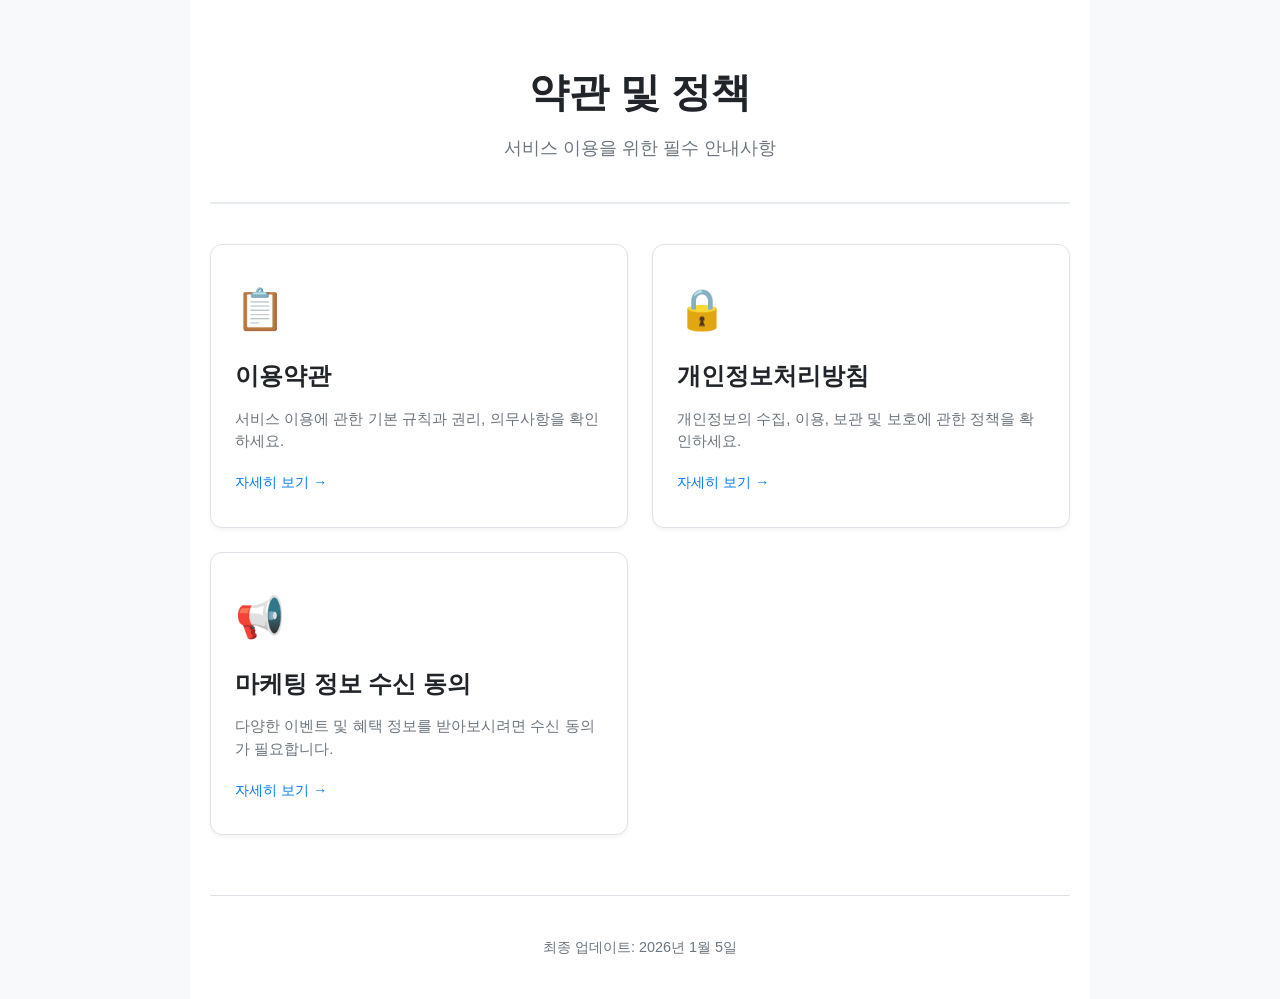
<file: index.html>
<!DOCTYPE html>
<html lang="ko">
<head>
    <meta charset="UTF-8">
    <meta name="viewport" content="width=device-width, initial-scale=1.0">
    <title>약관 및 정책</title>
    <link rel="stylesheet" href="css/style.css">
</head>
<body>
    <div class="container">
        <header>
            <h1>약관 및 정책</h1>
            <p class="subtitle">서비스 이용을 위한 필수 안내사항</p>
        </header>

        <main>
            <div class="terms-grid">
                <a href="terms-of-service.html" class="term-card">
                    <div class="term-icon">📋</div>
                    <h2>이용약관</h2>
                    <p>서비스 이용에 관한 기본 규칙과 권리, 의무사항을 확인하세요.</p>
                    <span class="read-more">자세히 보기 →</span>
                </a>

                <a href="privacy-policy.html" class="term-card">
                    <div class="term-icon">🔒</div>
                    <h2>개인정보처리방침</h2>
                    <p>개인정보의 수집, 이용, 보관 및 보호에 관한 정책을 확인하세요.</p>
                    <span class="read-more">자세히 보기 →</span>
                </a>

                <a href="marketing-consent.html" class="term-card">
                    <div class="term-icon">📢</div>
                    <h2>마케팅 정보 수신 동의</h2>
                    <p>다양한 이벤트 및 혜택 정보를 받아보시려면 수신 동의가 필요합니다.</p>
                    <span class="read-more">자세히 보기 →</span>
                </a>
            </div>
        </main>

        <footer>
            <p>최종 업데이트: <time datetime="2026-01-05">2026년 1월 5일</time></p>
        </footer>
    </div>
</body>
</html>
</file>
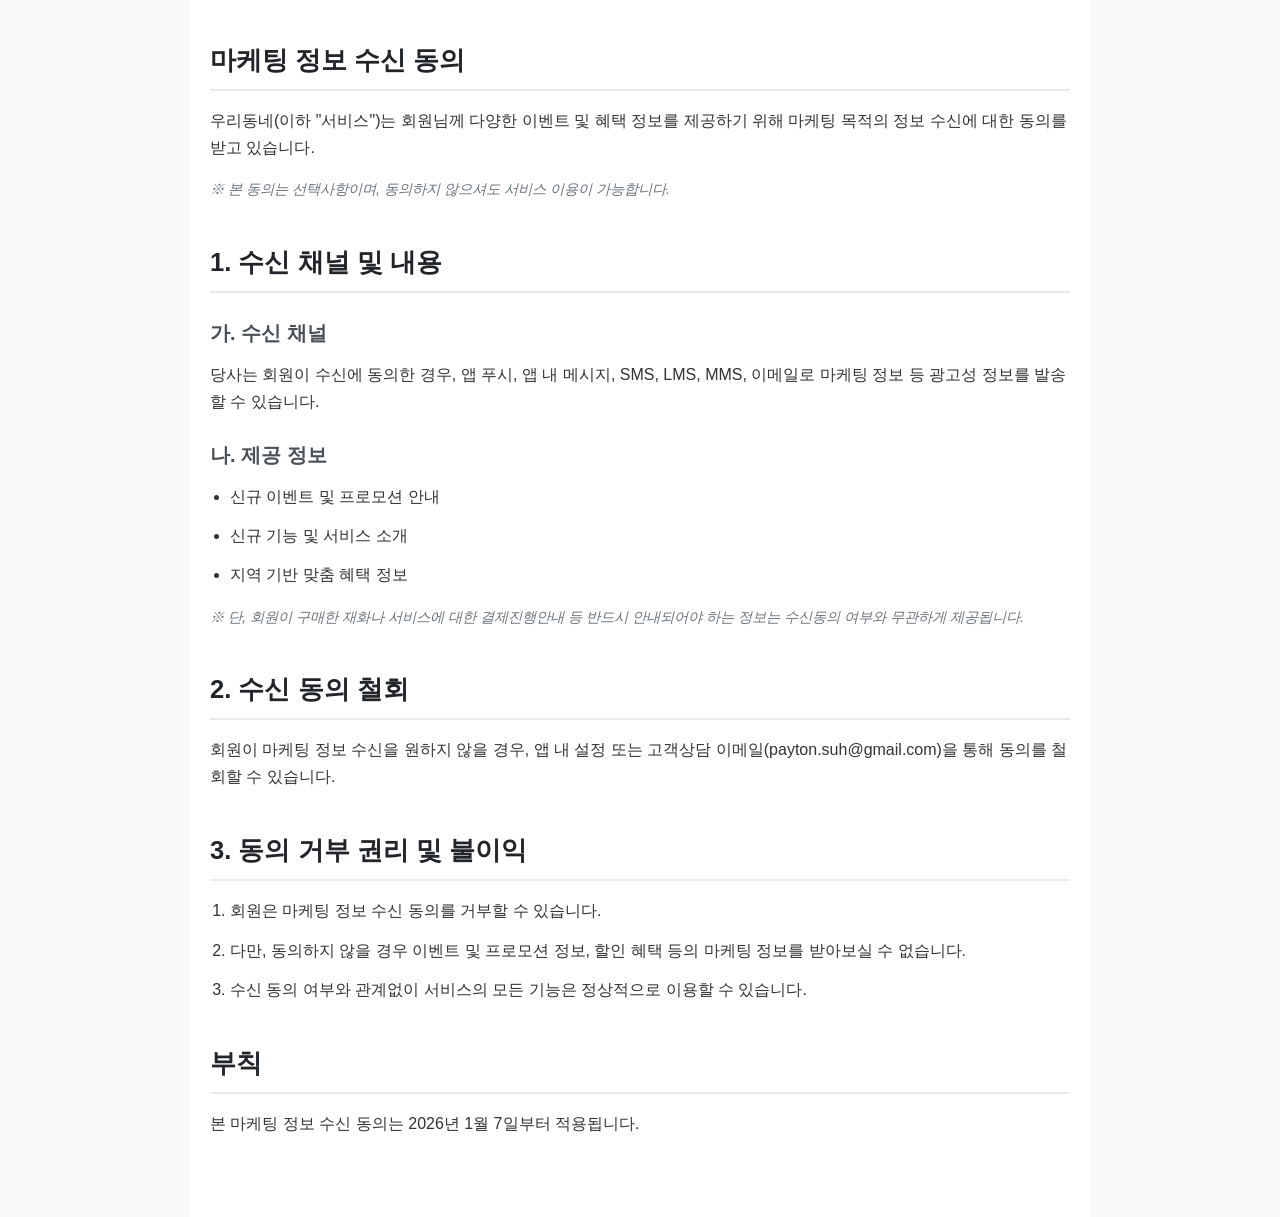
<file: marketing-consent.html>
<!DOCTYPE html>
<html lang="ko">
<head>
    <meta charset="UTF-8">
    <meta name="viewport" content="width=device-width, initial-scale=1.0">
    <title>마케팅 정보 수신 동의</title>
    <link rel="stylesheet" href="css/style.css">
</head>
<body>
    <div class="container">
        <main class="terms-content">
            <section>
                <h2>마케팅 정보 수신 동의</h2>
                <p>우리동네(이하 "서비스")는 회원님께 다양한 이벤트 및 혜택 정보를 제공하기 위해 마케팅 목적의 정보 수신에 대한 동의를 받고 있습니다.</p>
                <p class="note">※ 본 동의는 선택사항이며, 동의하지 않으셔도 서비스 이용이 가능합니다.</p>
            </section>

            <section>
                <h2>1. 수신 채널 및 내용</h2>

                <h3>가. 수신 채널</h3>
                <p>당사는 회원이 수신에 동의한 경우, 앱 푸시, 앱 내 메시지, SMS, LMS, MMS, 이메일로 마케팅 정보 등 광고성 정보를 발송할 수 있습니다.</p>

                <h3>나. 제공 정보</h3>
                <ul>
                    <li>신규 이벤트 및 프로모션 안내</li>
                    <li>신규 기능 및 서비스 소개</li>
                    <li>지역 기반 맞춤 혜택 정보</li>
                </ul>

                <p class="note">※ 단, 회원이 구매한 재화나 서비스에 대한 결제진행안내 등 반드시 안내되어야 하는 정보는 수신동의 여부와 무관하게 제공됩니다.</p>
            </section>

            <section>
                <h2>2. 수신 동의 철회</h2>
                <p>회원이 마케팅 정보 수신을 원하지 않을 경우, 앱 내 설정 또는 고객상담 이메일(payton.suh@gmail.com)을 통해 동의를 철회할 수 있습니다.</p>
            </section>

            <section>
                <h2>3. 동의 거부 권리 및 불이익</h2>
                <ol>
                    <li>회원은 마케팅 정보 수신 동의를 거부할 수 있습니다.</li>
                    <li>다만, 동의하지 않을 경우 이벤트 및 프로모션 정보, 할인 혜택 등의 마케팅 정보를 받아보실 수 없습니다.</li>
                    <li>수신 동의 여부와 관계없이 서비스의 모든 기능은 정상적으로 이용할 수 있습니다.</li>
                </ol>
            </section>

            <section>
                <h2>부칙</h2>
                <p>본 마케팅 정보 수신 동의는 2026년 1월 7일부터 적용됩니다.</p>
            </section>
        </main>
    </div>
</body>
</html>
</file>
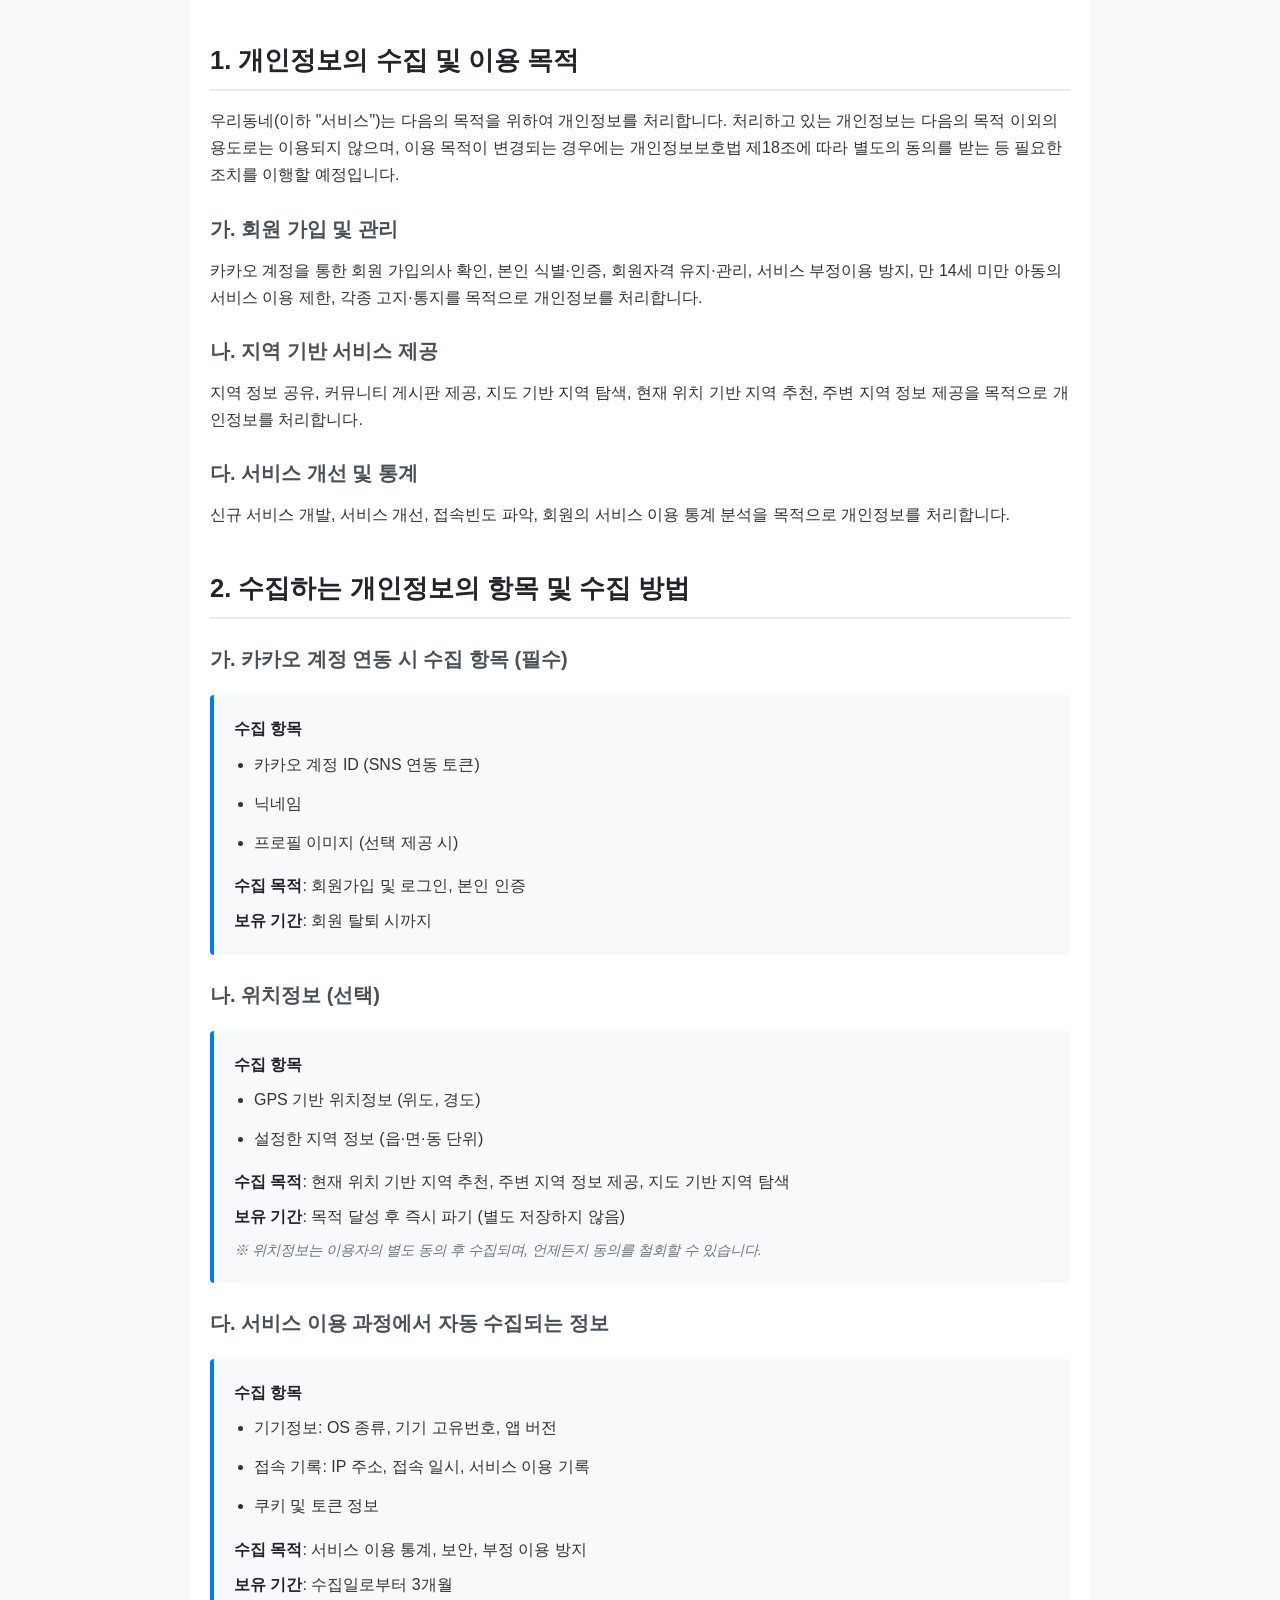
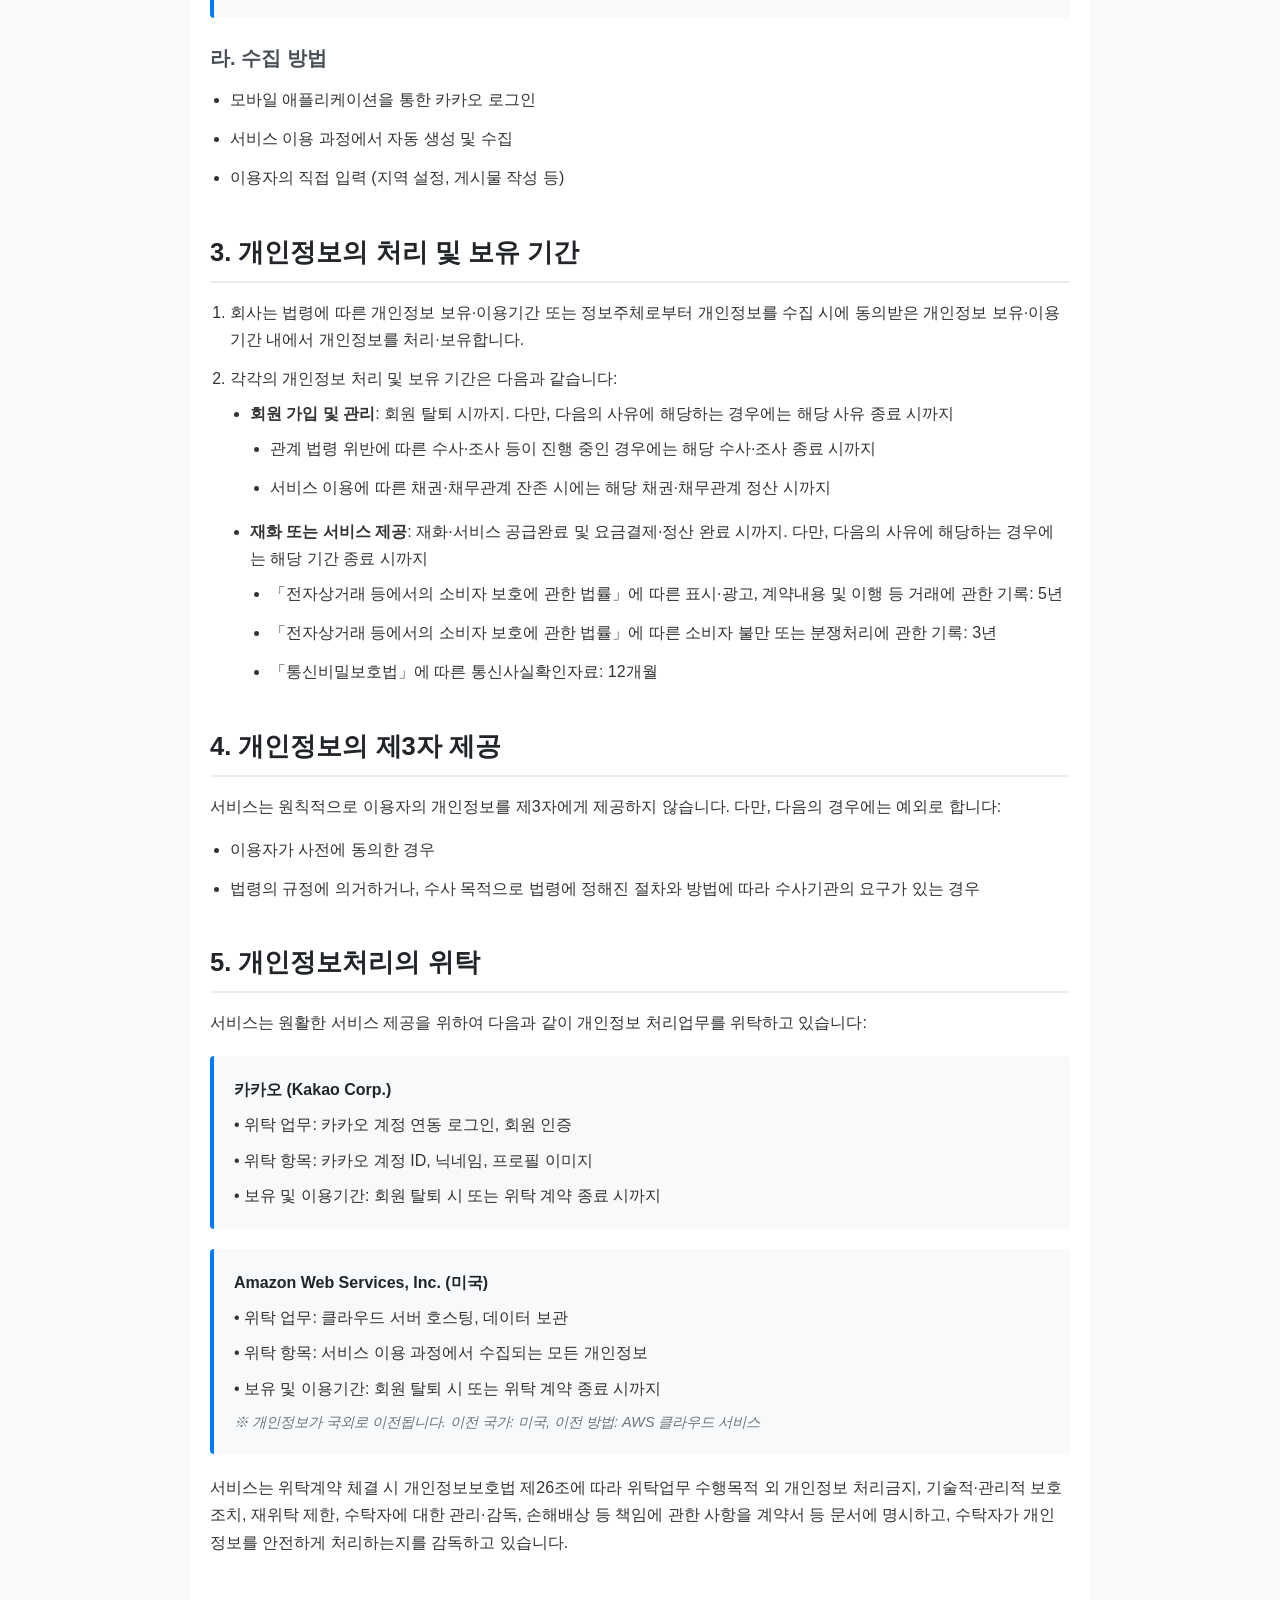
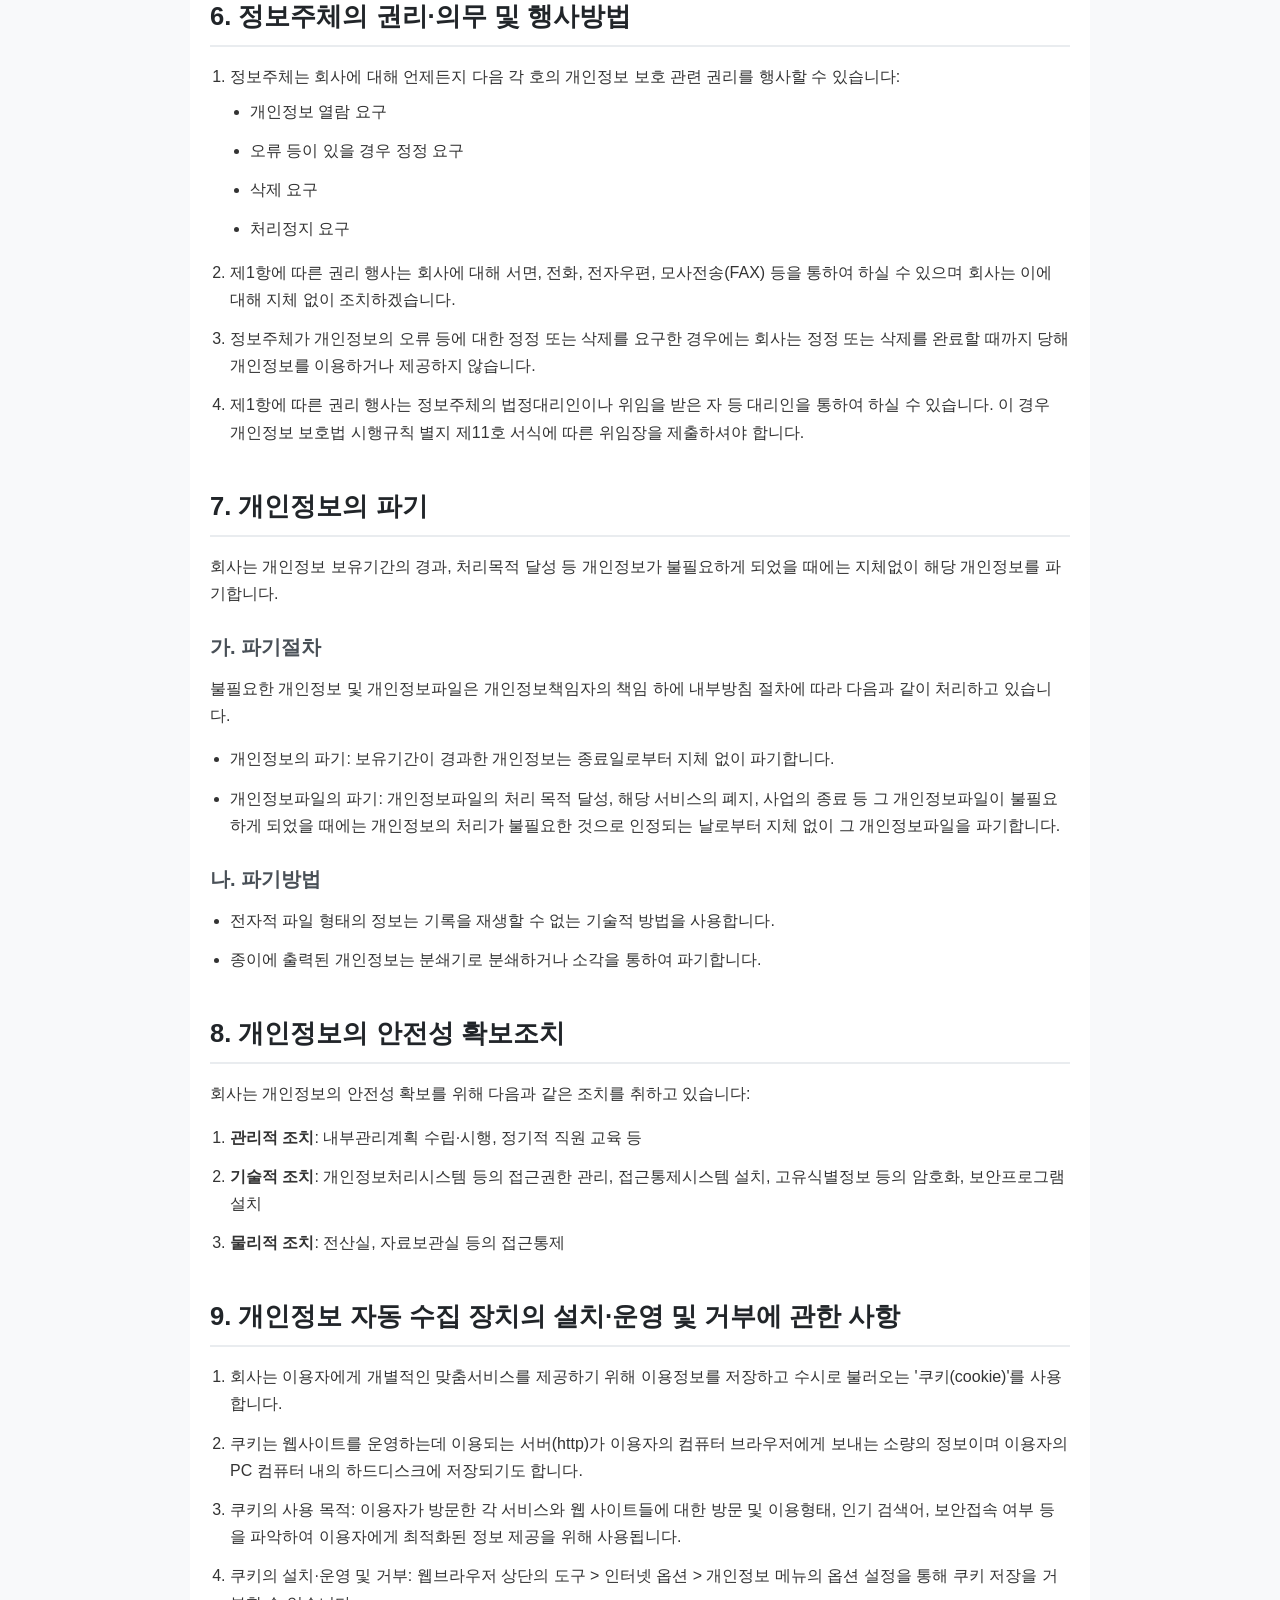
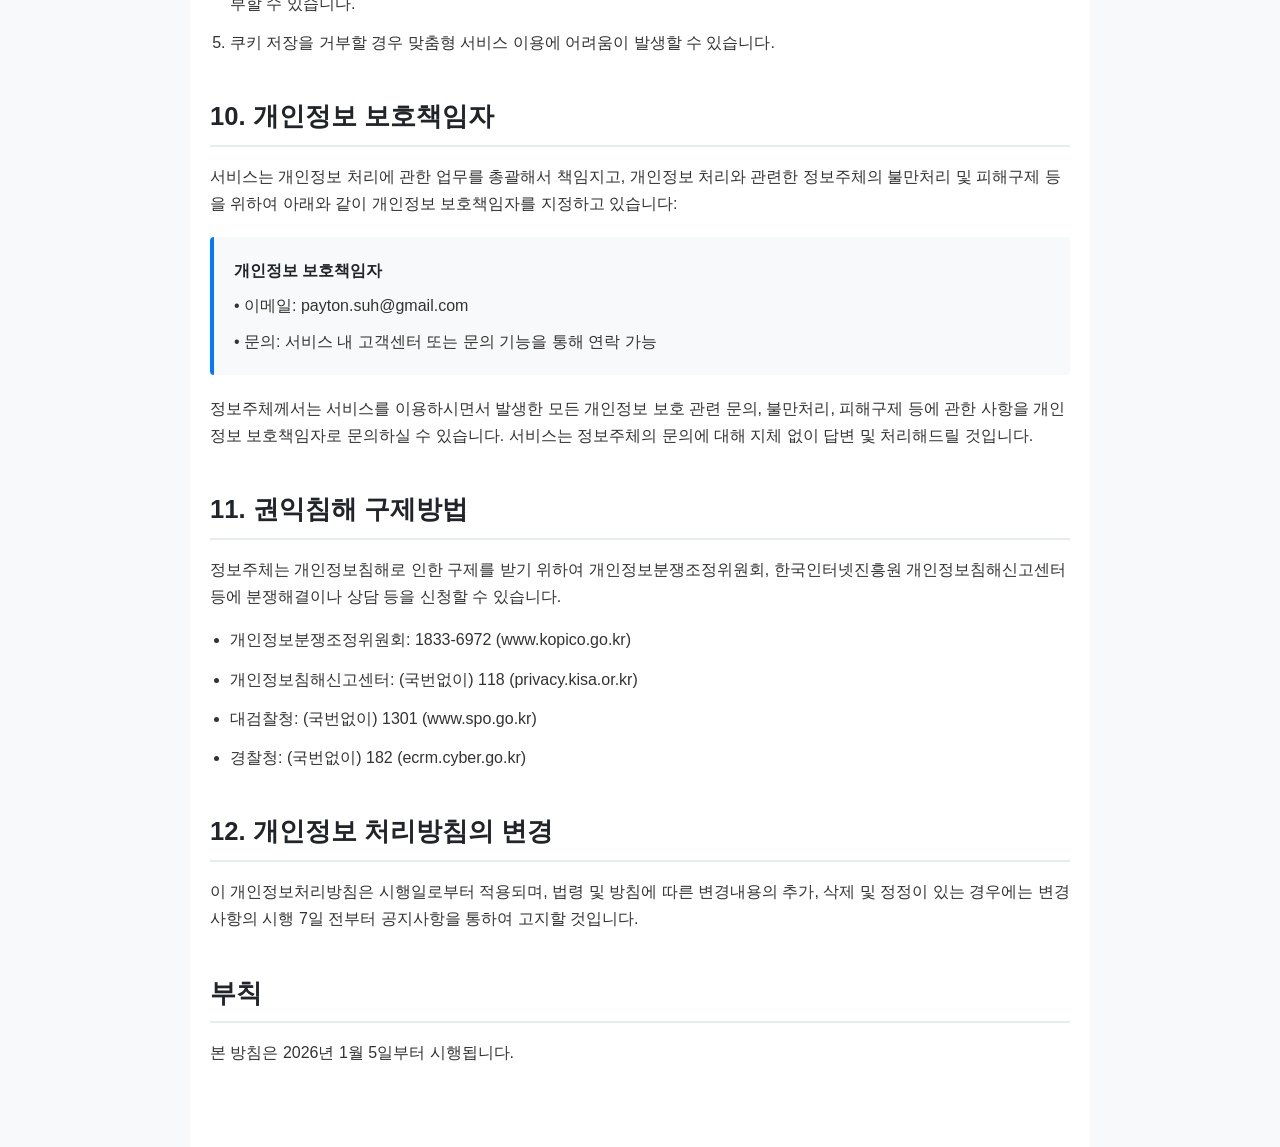
<file: privacy-policy.html>
<!DOCTYPE html>
<html lang="ko">
<head>
    <meta charset="UTF-8">
    <meta name="viewport" content="width=device-width, initial-scale=1.0">
    <title>개인정보처리방침</title>
    <link rel="stylesheet" href="css/style.css">
</head>
<body>
    <div class="container">
        <main class="terms-content">
            <section>
                <h2>1. 개인정보의 수집 및 이용 목적</h2>
                <p>우리동네(이하 "서비스")는 다음의 목적을 위하여 개인정보를 처리합니다. 처리하고 있는 개인정보는 다음의 목적 이외의 용도로는 이용되지 않으며, 이용 목적이 변경되는 경우에는 개인정보보호법 제18조에 따라 별도의 동의를 받는 등 필요한 조치를 이행할 예정입니다.</p>

                <h3>가. 회원 가입 및 관리</h3>
                <p>카카오 계정을 통한 회원 가입의사 확인, 본인 식별·인증, 회원자격 유지·관리, 서비스 부정이용 방지, 만 14세 미만 아동의 서비스 이용 제한, 각종 고지·통지를 목적으로 개인정보를 처리합니다.</p>

                <h3>나. 지역 기반 서비스 제공</h3>
                <p>지역 정보 공유, 커뮤니티 게시판 제공, 지도 기반 지역 탐색, 현재 위치 기반 지역 추천, 주변 지역 정보 제공을 목적으로 개인정보를 처리합니다.</p>

                <h3>다. 서비스 개선 및 통계</h3>
                <p>신규 서비스 개발, 서비스 개선, 접속빈도 파악, 회원의 서비스 이용 통계 분석을 목적으로 개인정보를 처리합니다.</p>
            </section>

            <section>
                <h2>2. 수집하는 개인정보의 항목 및 수집 방법</h2>

                <h3>가. 카카오 계정 연동 시 수집 항목 (필수)</h3>
                <div class="info-box">
                    <p><strong>수집 항목</strong></p>
                    <ul>
                        <li>카카오 계정 ID (SNS 연동 토큰)</li>
                        <li>닉네임</li>
                        <li>프로필 이미지 (선택 제공 시)</li>
                    </ul>
                    <p><strong>수집 목적</strong>: 회원가입 및 로그인, 본인 인증</p>
                    <p><strong>보유 기간</strong>: 회원 탈퇴 시까지</p>
                </div>

                <h3>나. 위치정보 (선택)</h3>
                <div class="info-box">
                    <p><strong>수집 항목</strong></p>
                    <ul>
                        <li>GPS 기반 위치정보 (위도, 경도)</li>
                        <li>설정한 지역 정보 (읍·면·동 단위)</li>
                    </ul>
                    <p><strong>수집 목적</strong>: 현재 위치 기반 지역 추천, 주변 지역 정보 제공, 지도 기반 지역 탐색</p>
                    <p><strong>보유 기간</strong>: 목적 달성 후 즉시 파기 (별도 저장하지 않음)</p>
                    <p class="note">※ 위치정보는 이용자의 별도 동의 후 수집되며, 언제든지 동의를 철회할 수 있습니다.</p>
                </div>

                <h3>다. 서비스 이용 과정에서 자동 수집되는 정보</h3>
                <div class="info-box">
                    <p><strong>수집 항목</strong></p>
                    <ul>
                        <li>기기정보: OS 종류, 기기 고유번호, 앱 버전</li>
                        <li>접속 기록: IP 주소, 접속 일시, 서비스 이용 기록</li>
                        <li>쿠키 및 토큰 정보</li>
                    </ul>
                    <p><strong>수집 목적</strong>: 서비스 이용 통계, 보안, 부정 이용 방지</p>
                    <p><strong>보유 기간</strong>: 수집일로부터 3개월</p>
                </div>

                <h3>라. 수집 방법</h3>
                <ul>
                    <li>모바일 애플리케이션을 통한 카카오 로그인</li>
                    <li>서비스 이용 과정에서 자동 생성 및 수집</li>
                    <li>이용자의 직접 입력 (지역 설정, 게시물 작성 등)</li>
                </ul>
            </section>

            <section>
                <h2>3. 개인정보의 처리 및 보유 기간</h2>
                <ol>
                    <li>회사는 법령에 따른 개인정보 보유·이용기간 또는 정보주체로부터 개인정보를 수집 시에 동의받은 개인정보 보유·이용기간 내에서 개인정보를 처리·보유합니다.</li>
                    <li>각각의 개인정보 처리 및 보유 기간은 다음과 같습니다:
                        <ul>
                            <li><strong>회원 가입 및 관리</strong>: 회원 탈퇴 시까지. 다만, 다음의 사유에 해당하는 경우에는 해당 사유 종료 시까지
                                <ul>
                                    <li>관계 법령 위반에 따른 수사·조사 등이 진행 중인 경우에는 해당 수사·조사 종료 시까지</li>
                                    <li>서비스 이용에 따른 채권·채무관계 잔존 시에는 해당 채권·채무관계 정산 시까지</li>
                                </ul>
                            </li>
                            <li><strong>재화 또는 서비스 제공</strong>: 재화·서비스 공급완료 및 요금결제·정산 완료 시까지. 다만, 다음의 사유에 해당하는 경우에는 해당 기간 종료 시까지
                                <ul>
                                    <li>「전자상거래 등에서의 소비자 보호에 관한 법률」에 따른 표시·광고, 계약내용 및 이행 등 거래에 관한 기록: 5년</li>
                                    <li>「전자상거래 등에서의 소비자 보호에 관한 법률」에 따른 소비자 불만 또는 분쟁처리에 관한 기록: 3년</li>
                                    <li>「통신비밀보호법」에 따른 통신사실확인자료: 12개월</li>
                                </ul>
                            </li>
                        </ul>
                    </li>
                </ol>
            </section>

            <section>
                <h2>4. 개인정보의 제3자 제공</h2>
                <p>서비스는 원칙적으로 이용자의 개인정보를 제3자에게 제공하지 않습니다. 다만, 다음의 경우에는 예외로 합니다:</p>
                <ul>
                    <li>이용자가 사전에 동의한 경우</li>
                    <li>법령의 규정에 의거하거나, 수사 목적으로 법령에 정해진 절차와 방법에 따라 수사기관의 요구가 있는 경우</li>
                </ul>
            </section>

            <section>
                <h2>5. 개인정보처리의 위탁</h2>
                <p>서비스는 원활한 서비스 제공을 위하여 다음과 같이 개인정보 처리업무를 위탁하고 있습니다:</p>

                <div class="info-box">
                    <p><strong>카카오 (Kakao Corp.)</strong></p>
                    <p>• 위탁 업무: 카카오 계정 연동 로그인, 회원 인증</p>
                    <p>• 위탁 항목: 카카오 계정 ID, 닉네임, 프로필 이미지</p>
                    <p>• 보유 및 이용기간: 회원 탈퇴 시 또는 위탁 계약 종료 시까지</p>
                </div>

                <div class="info-box">
                    <p><strong>Amazon Web Services, Inc. (미국)</strong></p>
                    <p>• 위탁 업무: 클라우드 서버 호스팅, 데이터 보관</p>
                    <p>• 위탁 항목: 서비스 이용 과정에서 수집되는 모든 개인정보</p>
                    <p>• 보유 및 이용기간: 회원 탈퇴 시 또는 위탁 계약 종료 시까지</p>
                    <p class="note">※ 개인정보가 국외로 이전됩니다. 이전 국가: 미국, 이전 방법: AWS 클라우드 서비스</p>
                </div>

                <p>서비스는 위탁계약 체결 시 개인정보보호법 제26조에 따라 위탁업무 수행목적 외 개인정보 처리금지, 기술적·관리적 보호조치, 재위탁 제한, 수탁자에 대한 관리·감독, 손해배상 등 책임에 관한 사항을 계약서 등 문서에 명시하고, 수탁자가 개인정보를 안전하게 처리하는지를 감독하고 있습니다.</p>
            </section>

            <section>
                <h2>6. 정보주체의 권리·의무 및 행사방법</h2>
                <ol>
                    <li>정보주체는 회사에 대해 언제든지 다음 각 호의 개인정보 보호 관련 권리를 행사할 수 있습니다:
                        <ul>
                            <li>개인정보 열람 요구</li>
                            <li>오류 등이 있을 경우 정정 요구</li>
                            <li>삭제 요구</li>
                            <li>처리정지 요구</li>
                        </ul>
                    </li>
                    <li>제1항에 따른 권리 행사는 회사에 대해 서면, 전화, 전자우편, 모사전송(FAX) 등을 통하여 하실 수 있으며 회사는 이에 대해 지체 없이 조치하겠습니다.</li>
                    <li>정보주체가 개인정보의 오류 등에 대한 정정 또는 삭제를 요구한 경우에는 회사는 정정 또는 삭제를 완료할 때까지 당해 개인정보를 이용하거나 제공하지 않습니다.</li>
                    <li>제1항에 따른 권리 행사는 정보주체의 법정대리인이나 위임을 받은 자 등 대리인을 통하여 하실 수 있습니다. 이 경우 개인정보 보호법 시행규칙 별지 제11호 서식에 따른 위임장을 제출하셔야 합니다.</li>
                </ol>
            </section>

            <section>
                <h2>7. 개인정보의 파기</h2>
                <p>회사는 개인정보 보유기간의 경과, 처리목적 달성 등 개인정보가 불필요하게 되었을 때에는 지체없이 해당 개인정보를 파기합니다.</p>

                <h3>가. 파기절차</h3>
                <p>불필요한 개인정보 및 개인정보파일은 개인정보책임자의 책임 하에 내부방침 절차에 따라 다음과 같이 처리하고 있습니다.</p>
                <ul>
                    <li>개인정보의 파기: 보유기간이 경과한 개인정보는 종료일로부터 지체 없이 파기합니다.</li>
                    <li>개인정보파일의 파기: 개인정보파일의 처리 목적 달성, 해당 서비스의 폐지, 사업의 종료 등 그 개인정보파일이 불필요하게 되었을 때에는 개인정보의 처리가 불필요한 것으로 인정되는 날로부터 지체 없이 그 개인정보파일을 파기합니다.</li>
                </ul>

                <h3>나. 파기방법</h3>
                <ul>
                    <li>전자적 파일 형태의 정보는 기록을 재생할 수 없는 기술적 방법을 사용합니다.</li>
                    <li>종이에 출력된 개인정보는 분쇄기로 분쇄하거나 소각을 통하여 파기합니다.</li>
                </ul>
            </section>

            <section>
                <h2>8. 개인정보의 안전성 확보조치</h2>
                <p>회사는 개인정보의 안전성 확보를 위해 다음과 같은 조치를 취하고 있습니다:</p>
                <ol>
                    <li><strong>관리적 조치</strong>: 내부관리계획 수립·시행, 정기적 직원 교육 등</li>
                    <li><strong>기술적 조치</strong>: 개인정보처리시스템 등의 접근권한 관리, 접근통제시스템 설치, 고유식별정보 등의 암호화, 보안프로그램 설치</li>
                    <li><strong>물리적 조치</strong>: 전산실, 자료보관실 등의 접근통제</li>
                </ol>
            </section>

            <section>
                <h2>9. 개인정보 자동 수집 장치의 설치·운영 및 거부에 관한 사항</h2>
                <ol>
                    <li>회사는 이용자에게 개별적인 맞춤서비스를 제공하기 위해 이용정보를 저장하고 수시로 불러오는 '쿠키(cookie)'를 사용합니다.</li>
                    <li>쿠키는 웹사이트를 운영하는데 이용되는 서버(http)가 이용자의 컴퓨터 브라우저에게 보내는 소량의 정보이며 이용자의 PC 컴퓨터 내의 하드디스크에 저장되기도 합니다.</li>
                    <li>쿠키의 사용 목적: 이용자가 방문한 각 서비스와 웹 사이트들에 대한 방문 및 이용형태, 인기 검색어, 보안접속 여부 등을 파악하여 이용자에게 최적화된 정보 제공을 위해 사용됩니다.</li>
                    <li>쿠키의 설치·운영 및 거부: 웹브라우저 상단의 도구 &gt; 인터넷 옵션 &gt; 개인정보 메뉴의 옵션 설정을 통해 쿠키 저장을 거부할 수 있습니다.</li>
                    <li>쿠키 저장을 거부할 경우 맞춤형 서비스 이용에 어려움이 발생할 수 있습니다.</li>
                </ol>
            </section>

            <section>
                <h2>10. 개인정보 보호책임자</h2>
                <p>서비스는 개인정보 처리에 관한 업무를 총괄해서 책임지고, 개인정보 처리와 관련한 정보주체의 불만처리 및 피해구제 등을 위하여 아래와 같이 개인정보 보호책임자를 지정하고 있습니다:</p>

                <div class="info-box">
                    <p><strong>개인정보 보호책임자</strong></p>
                    <p>• 이메일: payton.suh@gmail.com</p>
                    <p>• 문의: 서비스 내 고객센터 또는 문의 기능을 통해 연락 가능</p>
                </div>

                <p>정보주체께서는 서비스를 이용하시면서 발생한 모든 개인정보 보호 관련 문의, 불만처리, 피해구제 등에 관한 사항을 개인정보 보호책임자로 문의하실 수 있습니다. 서비스는 정보주체의 문의에 대해 지체 없이 답변 및 처리해드릴 것입니다.</p>
            </section>

            <section>
                <h2>11. 권익침해 구제방법</h2>
                <p>정보주체는 개인정보침해로 인한 구제를 받기 위하여 개인정보분쟁조정위원회, 한국인터넷진흥원 개인정보침해신고센터 등에 분쟁해결이나 상담 등을 신청할 수 있습니다.</p>

                <ul>
                    <li>개인정보분쟁조정위원회: 1833-6972 (www.kopico.go.kr)</li>
                    <li>개인정보침해신고센터: (국번없이) 118 (privacy.kisa.or.kr)</li>
                    <li>대검찰청: (국번없이) 1301 (www.spo.go.kr)</li>
                    <li>경찰청: (국번없이) 182 (ecrm.cyber.go.kr)</li>
                </ul>
            </section>

            <section>
                <h2>12. 개인정보 처리방침의 변경</h2>
                <p>이 개인정보처리방침은 시행일로부터 적용되며, 법령 및 방침에 따른 변경내용의 추가, 삭제 및 정정이 있는 경우에는 변경사항의 시행 7일 전부터 공지사항을 통하여 고지할 것입니다.</p>
            </section>

            <section>
                <h2>부칙</h2>
                <p>본 방침은 2026년 1월 5일부터 시행됩니다.</p>
            </section>
        </main>
    </div>
</body>
</html>
</file>
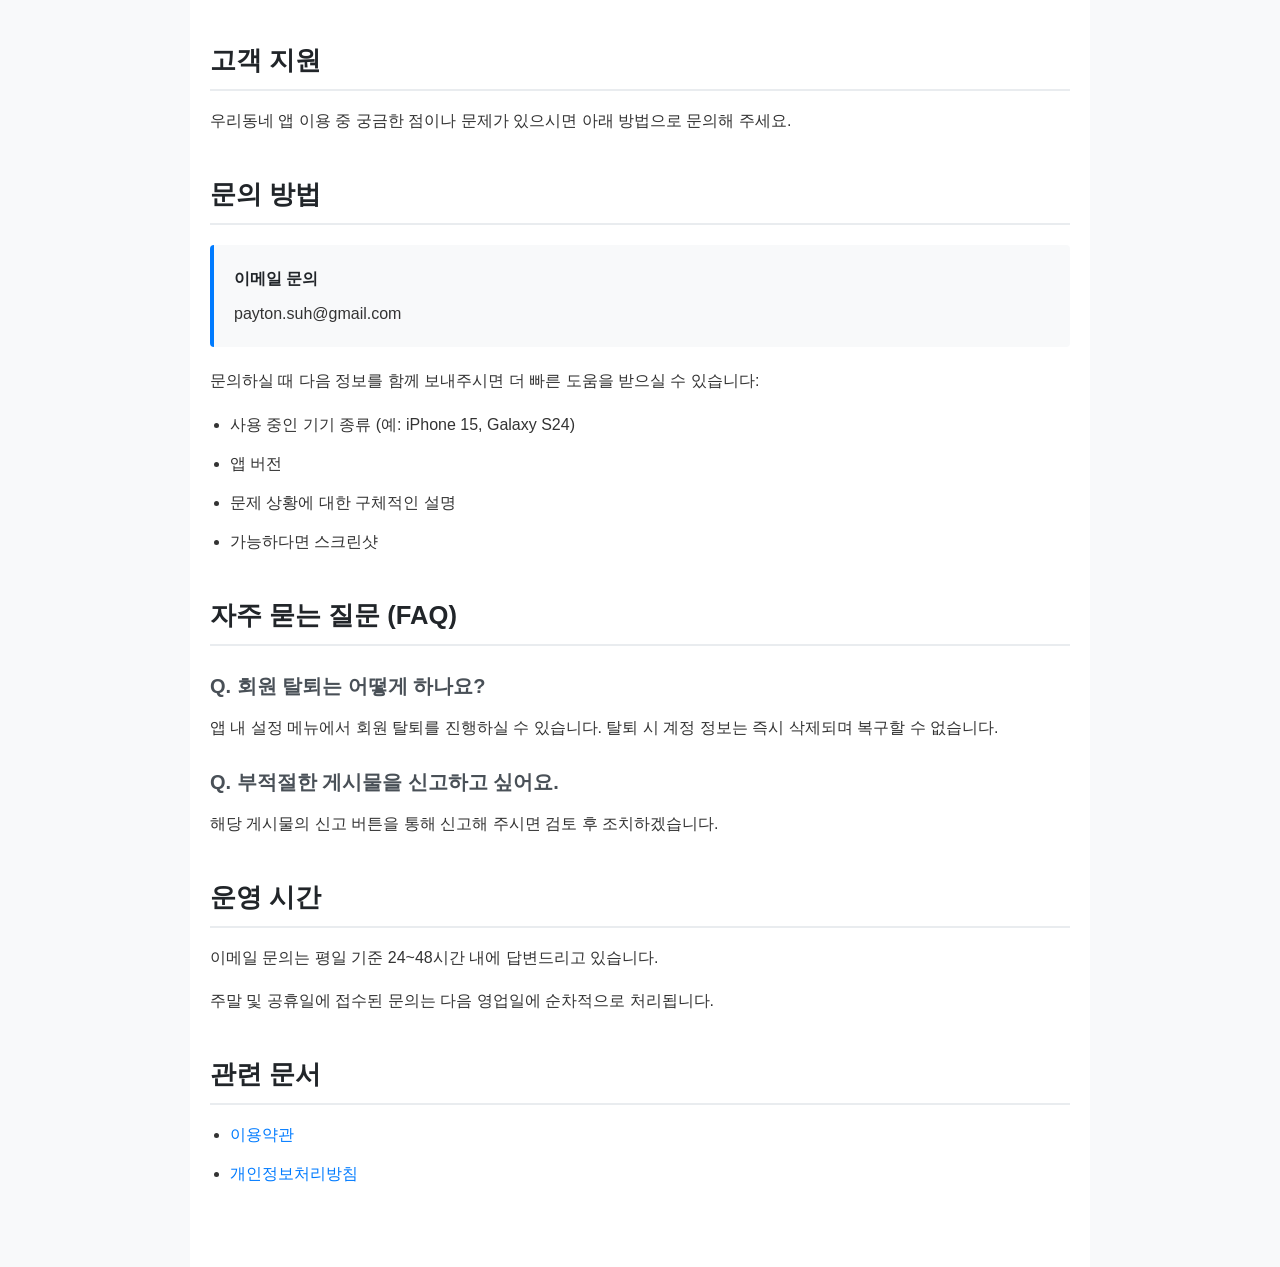
<file: support.html>
<!DOCTYPE html>
<html lang="ko">
<head>
    <meta charset="UTF-8">
    <meta name="viewport" content="width=device-width, initial-scale=1.0">
    <title>고객 지원 - 우리동네</title>
    <link rel="stylesheet" href="css/style.css">
</head>
<body>
    <div class="container">
        <main class="terms-content">
            <section>
                <h2>고객 지원</h2>
                <p>우리동네 앱 이용 중 궁금한 점이나 문제가 있으시면 아래 방법으로 문의해 주세요.</p>
            </section>

            <section>
                <h2>문의 방법</h2>
                <div class="info-box">
                    <p><strong>이메일 문의</strong></p>
                    <p>payton.suh@gmail.com</p>
                </div>
                <p>문의하실 때 다음 정보를 함께 보내주시면 더 빠른 도움을 받으실 수 있습니다:</p>
                <ul>
                    <li>사용 중인 기기 종류 (예: iPhone 15, Galaxy S24)</li>
                    <li>앱 버전</li>
                    <li>문제 상황에 대한 구체적인 설명</li>
                    <li>가능하다면 스크린샷</li>
                </ul>
            </section>

            <section>
                <h2>자주 묻는 질문 (FAQ)</h2>

                <h3>Q. 회원 탈퇴는 어떻게 하나요?</h3>
                <p>앱 내 설정 메뉴에서 회원 탈퇴를 진행하실 수 있습니다. 탈퇴 시 계정 정보는 즉시 삭제되며 복구할 수 없습니다.</p>

                <h3>Q. 부적절한 게시물을 신고하고 싶어요.</h3>
                <p>해당 게시물의 신고 버튼을 통해 신고해 주시면 검토 후 조치하겠습니다.</p>
            </section>

            <section>
                <h2>운영 시간</h2>
                <p>이메일 문의는 평일 기준 24~48시간 내에 답변드리고 있습니다.</p>
                <p>주말 및 공휴일에 접수된 문의는 다음 영업일에 순차적으로 처리됩니다.</p>
            </section>

            <section>
                <h2>관련 문서</h2>
                <ul>
                    <li><a href="terms-of-service.html">이용약관</a></li>
                    <li><a href="privacy-policy.html">개인정보처리방침</a></li>
                </ul>
            </section>
        </main>
    </div>
</body>
</html>
</file>
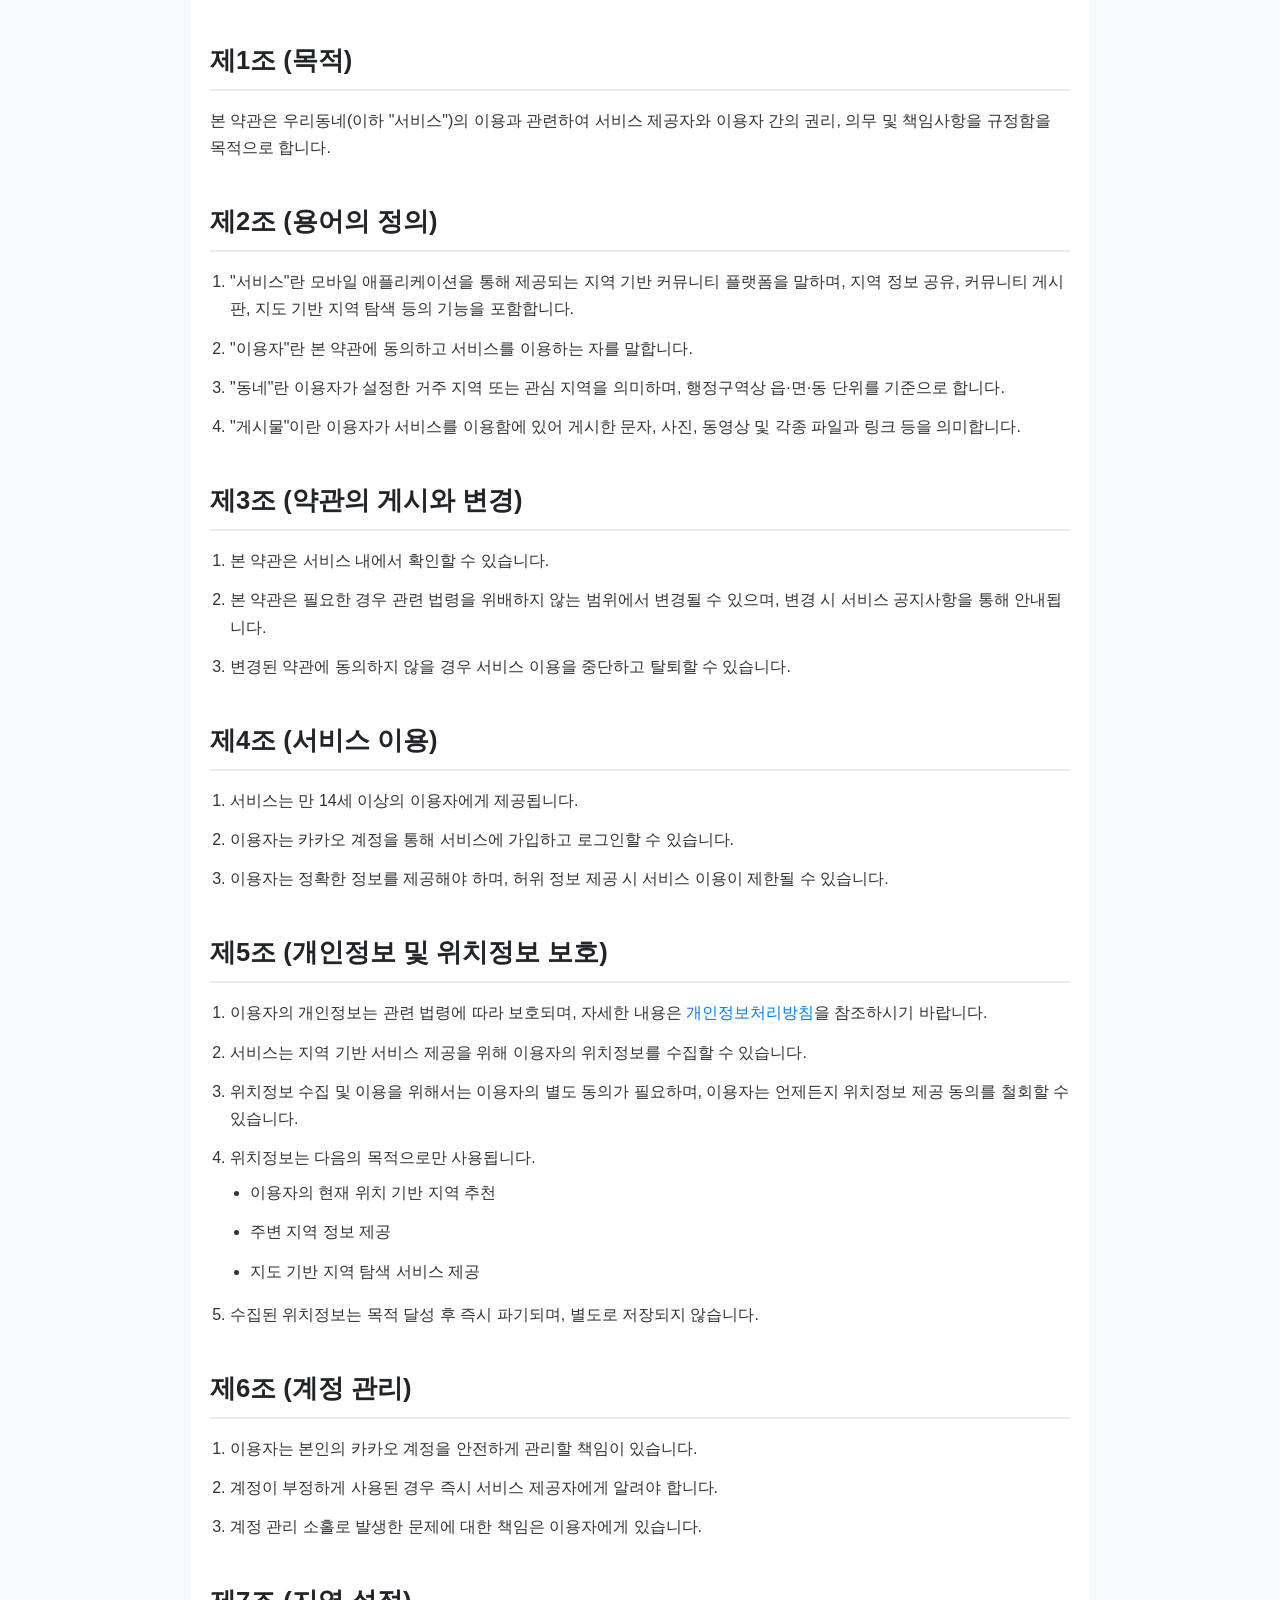
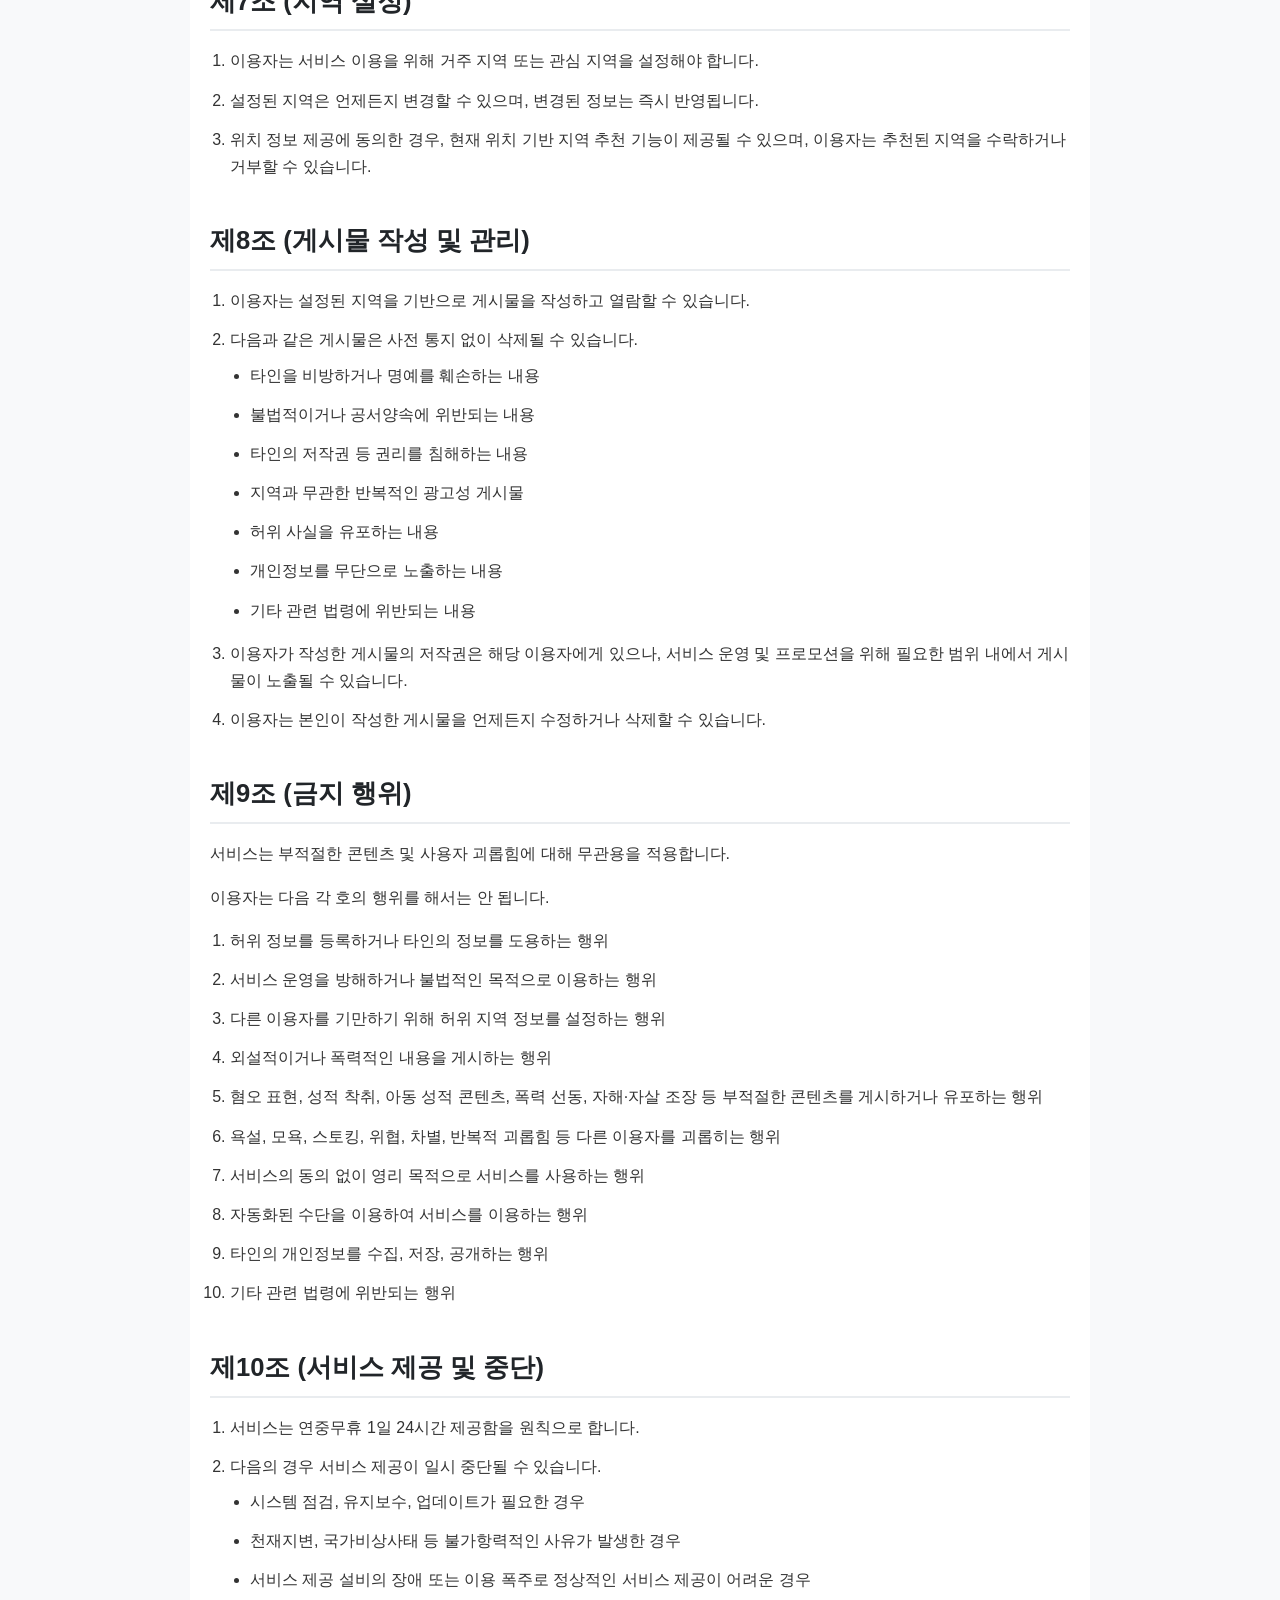
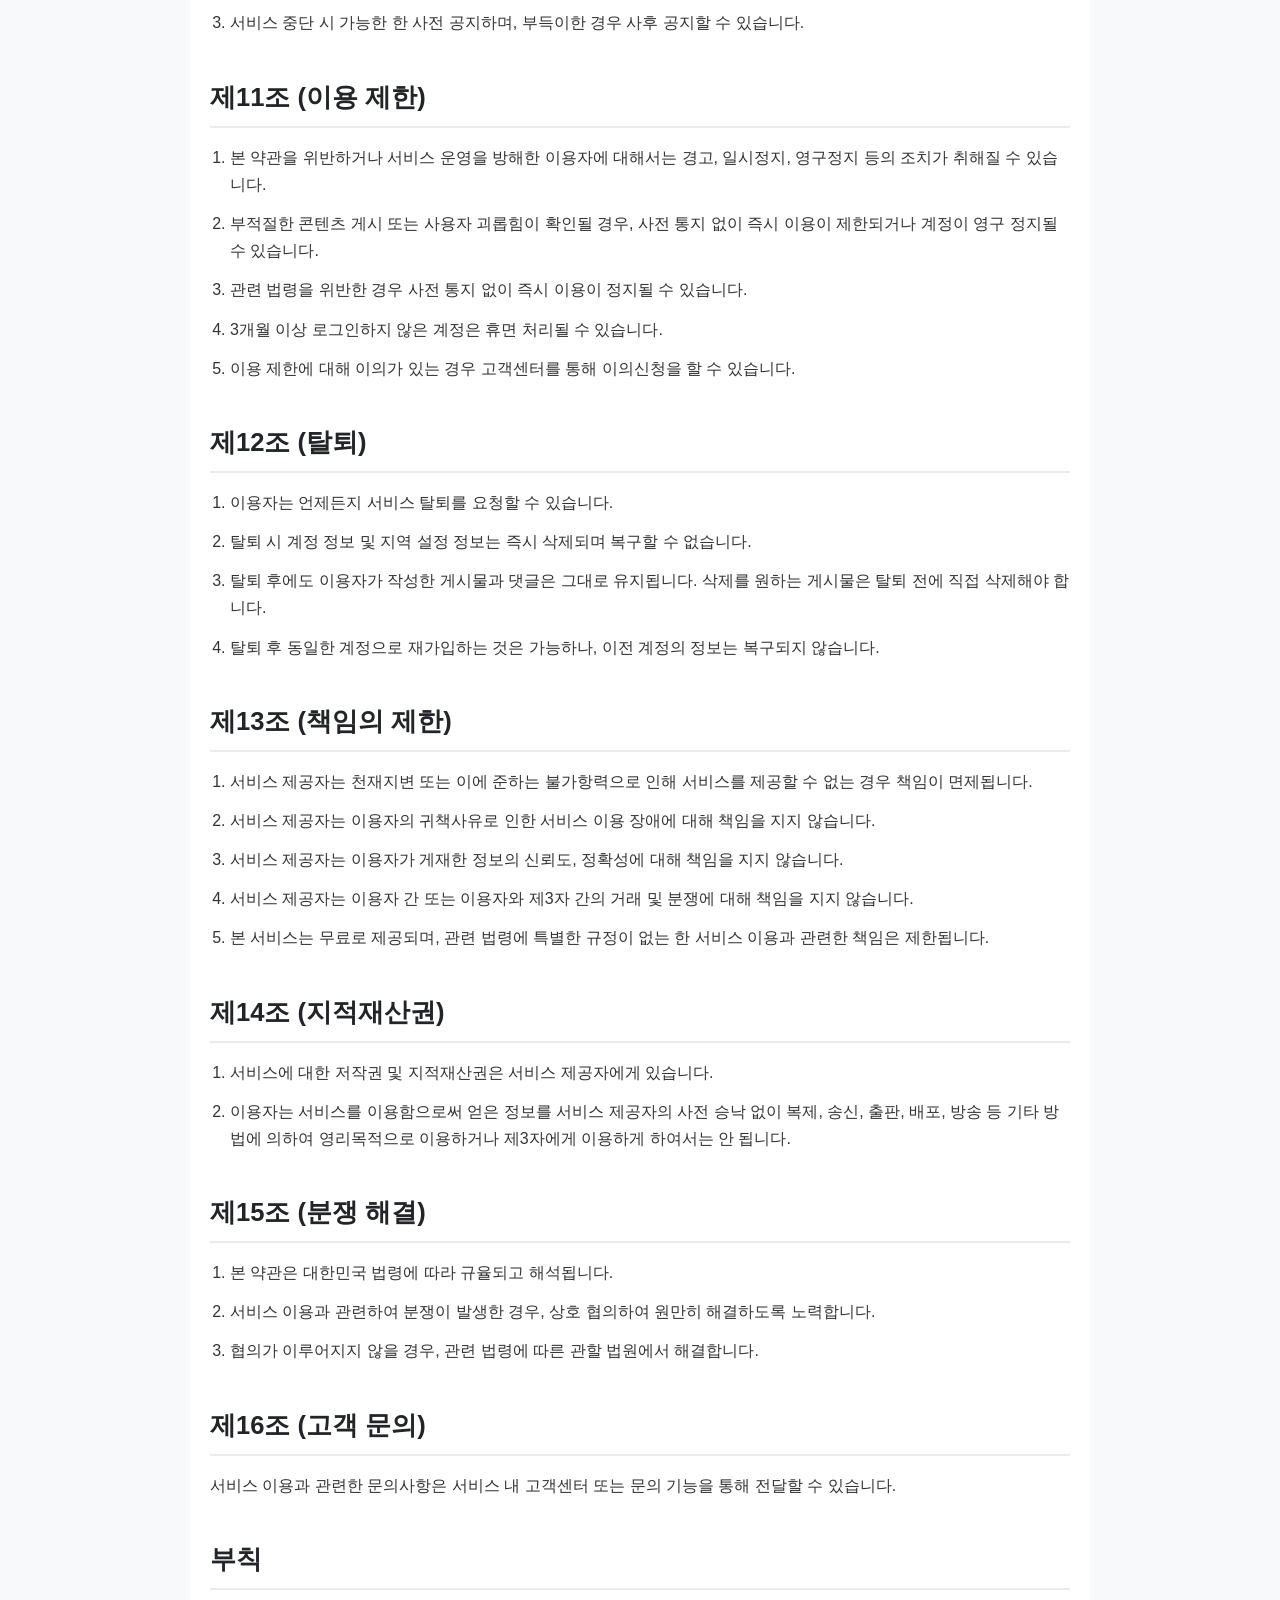
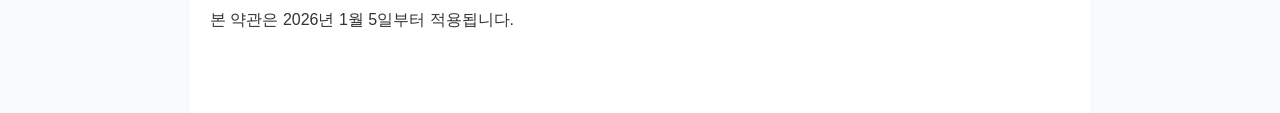
<file: terms-of-service.html>
<!DOCTYPE html>
<html lang="ko">
<head>
    <meta charset="UTF-8">
    <meta name="viewport" content="width=device-width, initial-scale=1.0">
    <title>이용약관</title>
    <link rel="stylesheet" href="css/style.css">
</head>
<body>
    <div class="container">
        <main class="terms-content">
            <section>
                <h2>제1조 (목적)</h2>
                <p>본 약관은 우리동네(이하 "서비스")의 이용과 관련하여 서비스 제공자와 이용자 간의 권리, 의무 및 책임사항을 규정함을 목적으로 합니다.</p>
            </section>

            <section>
                <h2>제2조 (용어의 정의)</h2>
                <ol>
                    <li>"서비스"란 모바일 애플리케이션을 통해 제공되는 지역 기반 커뮤니티 플랫폼을 말하며, 지역 정보 공유, 커뮤니티 게시판, 지도 기반 지역 탐색 등의 기능을 포함합니다.</li>
                    <li>"이용자"란 본 약관에 동의하고 서비스를 이용하는 자를 말합니다.</li>
                    <li>"동네"란 이용자가 설정한 거주 지역 또는 관심 지역을 의미하며, 행정구역상 읍·면·동 단위를 기준으로 합니다.</li>
                    <li>"게시물"이란 이용자가 서비스를 이용함에 있어 게시한 문자, 사진, 동영상 및 각종 파일과 링크 등을 의미합니다.</li>
                </ol>
            </section>

            <section>
                <h2>제3조 (약관의 게시와 변경)</h2>
                <ol>
                    <li>본 약관은 서비스 내에서 확인할 수 있습니다.</li>
                    <li>본 약관은 필요한 경우 관련 법령을 위배하지 않는 범위에서 변경될 수 있으며, 변경 시 서비스 공지사항을 통해 안내됩니다.</li>
                    <li>변경된 약관에 동의하지 않을 경우 서비스 이용을 중단하고 탈퇴할 수 있습니다.</li>
                </ol>
            </section>

            <section>
                <h2>제4조 (서비스 이용)</h2>
                <ol>
                    <li>서비스는 만 14세 이상의 이용자에게 제공됩니다.</li>
                    <li>이용자는 카카오 계정을 통해 서비스에 가입하고 로그인할 수 있습니다.</li>
                    <li>이용자는 정확한 정보를 제공해야 하며, 허위 정보 제공 시 서비스 이용이 제한될 수 있습니다.</li>
                </ol>
            </section>

            <section>
                <h2>제5조 (개인정보 및 위치정보 보호)</h2>
                <ol>
                    <li>이용자의 개인정보는 관련 법령에 따라 보호되며, 자세한 내용은 <a href="privacy-policy.html">개인정보처리방침</a>을 참조하시기 바랍니다.</li>
                    <li>서비스는 지역 기반 서비스 제공을 위해 이용자의 위치정보를 수집할 수 있습니다.</li>
                    <li>위치정보 수집 및 이용을 위해서는 이용자의 별도 동의가 필요하며, 이용자는 언제든지 위치정보 제공 동의를 철회할 수 있습니다.</li>
                    <li>위치정보는 다음의 목적으로만 사용됩니다.
                        <ul>
                            <li>이용자의 현재 위치 기반 지역 추천</li>
                            <li>주변 지역 정보 제공</li>
                            <li>지도 기반 지역 탐색 서비스 제공</li>
                        </ul>
                    </li>
                    <li>수집된 위치정보는 목적 달성 후 즉시 파기되며, 별도로 저장되지 않습니다.</li>
                </ol>
            </section>

            <section>
                <h2>제6조 (계정 관리)</h2>
                <ol>
                    <li>이용자는 본인의 카카오 계정을 안전하게 관리할 책임이 있습니다.</li>
                    <li>계정이 부정하게 사용된 경우 즉시 서비스 제공자에게 알려야 합니다.</li>
                    <li>계정 관리 소홀로 발생한 문제에 대한 책임은 이용자에게 있습니다.</li>
                </ol>
            </section>

            <section>
                <h2>제7조 (지역 설정)</h2>
                <ol>
                    <li>이용자는 서비스 이용을 위해 거주 지역 또는 관심 지역을 설정해야 합니다.</li>
                    <li>설정된 지역은 언제든지 변경할 수 있으며, 변경된 정보는 즉시 반영됩니다.</li>
                    <li>위치 정보 제공에 동의한 경우, 현재 위치 기반 지역 추천 기능이 제공될 수 있으며, 이용자는 추천된 지역을 수락하거나 거부할 수 있습니다.</li>
                </ol>
            </section>

            <section>
                <h2>제8조 (게시물 작성 및 관리)</h2>
                <ol>
                    <li>이용자는 설정된 지역을 기반으로 게시물을 작성하고 열람할 수 있습니다.</li>
                    <li>다음과 같은 게시물은 사전 통지 없이 삭제될 수 있습니다.
                        <ul>
                            <li>타인을 비방하거나 명예를 훼손하는 내용</li>
                            <li>불법적이거나 공서양속에 위반되는 내용</li>
                            <li>타인의 저작권 등 권리를 침해하는 내용</li>
                            <li>지역과 무관한 반복적인 광고성 게시물</li>
                            <li>허위 사실을 유포하는 내용</li>
                            <li>개인정보를 무단으로 노출하는 내용</li>
                            <li>기타 관련 법령에 위반되는 내용</li>
                        </ul>
                    </li>
                    <li>이용자가 작성한 게시물의 저작권은 해당 이용자에게 있으나, 서비스 운영 및 프로모션을 위해 필요한 범위 내에서 게시물이 노출될 수 있습니다.</li>
                    <li>이용자는 본인이 작성한 게시물을 언제든지 수정하거나 삭제할 수 있습니다.</li>
                </ol>
            </section>

            <section>
                <h2>제9조 (금지 행위)</h2>
                <p>서비스는 부적절한 콘텐츠 및 사용자 괴롭힘에 대해 무관용을 적용합니다.</p>
                <p>이용자는 다음 각 호의 행위를 해서는 안 됩니다.</p>
                <ol>
                    <li>허위 정보를 등록하거나 타인의 정보를 도용하는 행위</li>
                    <li>서비스 운영을 방해하거나 불법적인 목적으로 이용하는 행위</li>
                    <li>다른 이용자를 기만하기 위해 허위 지역 정보를 설정하는 행위</li>
                    <li>외설적이거나 폭력적인 내용을 게시하는 행위</li>
                    <li>혐오 표현, 성적 착취, 아동 성적 콘텐츠, 폭력 선동, 자해·자살 조장 등 부적절한 콘텐츠를 게시하거나 유포하는 행위</li>
                    <li>욕설, 모욕, 스토킹, 위협, 차별, 반복적 괴롭힘 등 다른 이용자를 괴롭히는 행위</li>
                    <li>서비스의 동의 없이 영리 목적으로 서비스를 사용하는 행위</li>
                    <li>자동화된 수단을 이용하여 서비스를 이용하는 행위</li>
                    <li>타인의 개인정보를 수집, 저장, 공개하는 행위</li>
                    <li>기타 관련 법령에 위반되는 행위</li>
                </ol>
            </section>

            <section>
                <h2>제10조 (서비스 제공 및 중단)</h2>
                <ol>
                    <li>서비스는 연중무휴 1일 24시간 제공함을 원칙으로 합니다.</li>
                    <li>다음의 경우 서비스 제공이 일시 중단될 수 있습니다.
                        <ul>
                            <li>시스템 점검, 유지보수, 업데이트가 필요한 경우</li>
                            <li>천재지변, 국가비상사태 등 불가항력적인 사유가 발생한 경우</li>
                            <li>서비스 제공 설비의 장애 또는 이용 폭주로 정상적인 서비스 제공이 어려운 경우</li>
                        </ul>
                    </li>
                    <li>서비스 중단 시 가능한 한 사전 공지하며, 부득이한 경우 사후 공지할 수 있습니다.</li>
                </ol>
            </section>

            <section>
                <h2>제11조 (이용 제한)</h2>
                <ol>
                    <li>본 약관을 위반하거나 서비스 운영을 방해한 이용자에 대해서는 경고, 일시정지, 영구정지 등의 조치가 취해질 수 있습니다.</li>
                    <li>부적절한 콘텐츠 게시 또는 사용자 괴롭힘이 확인될 경우, 사전 통지 없이 즉시 이용이 제한되거나 계정이 영구 정지될 수 있습니다.</li>
                    <li>관련 법령을 위반한 경우 사전 통지 없이 즉시 이용이 정지될 수 있습니다.</li>
                    <li>3개월 이상 로그인하지 않은 계정은 휴면 처리될 수 있습니다.</li>
                    <li>이용 제한에 대해 이의가 있는 경우 고객센터를 통해 이의신청을 할 수 있습니다.</li>
                </ol>
            </section>

            <section>
                <h2>제12조 (탈퇴)</h2>
                <ol>
                    <li>이용자는 언제든지 서비스 탈퇴를 요청할 수 있습니다.</li>
                    <li>탈퇴 시 계정 정보 및 지역 설정 정보는 즉시 삭제되며 복구할 수 없습니다.</li>
                    <li>탈퇴 후에도 이용자가 작성한 게시물과 댓글은 그대로 유지됩니다. 삭제를 원하는 게시물은 탈퇴 전에 직접 삭제해야 합니다.</li>
                    <li>탈퇴 후 동일한 계정으로 재가입하는 것은 가능하나, 이전 계정의 정보는 복구되지 않습니다.</li>
                </ol>
            </section>

            <section>
                <h2>제13조 (책임의 제한)</h2>
                <ol>
                    <li>서비스 제공자는 천재지변 또는 이에 준하는 불가항력으로 인해 서비스를 제공할 수 없는 경우 책임이 면제됩니다.</li>
                    <li>서비스 제공자는 이용자의 귀책사유로 인한 서비스 이용 장애에 대해 책임을 지지 않습니다.</li>
                    <li>서비스 제공자는 이용자가 게재한 정보의 신뢰도, 정확성에 대해 책임을 지지 않습니다.</li>
                    <li>서비스 제공자는 이용자 간 또는 이용자와 제3자 간의 거래 및 분쟁에 대해 책임을 지지 않습니다.</li>
                    <li>본 서비스는 무료로 제공되며, 관련 법령에 특별한 규정이 없는 한 서비스 이용과 관련한 책임은 제한됩니다.</li>
                </ol>
            </section>

            <section>
                <h2>제14조 (지적재산권)</h2>
                <ol>
                    <li>서비스에 대한 저작권 및 지적재산권은 서비스 제공자에게 있습니다.</li>
                    <li>이용자는 서비스를 이용함으로써 얻은 정보를 서비스 제공자의 사전 승낙 없이 복제, 송신, 출판, 배포, 방송 등 기타 방법에 의하여 영리목적으로 이용하거나 제3자에게 이용하게 하여서는 안 됩니다.</li>
                </ol>
            </section>

            <section>
                <h2>제15조 (분쟁 해결)</h2>
                <ol>
                    <li>본 약관은 대한민국 법령에 따라 규율되고 해석됩니다.</li>
                    <li>서비스 이용과 관련하여 분쟁이 발생한 경우, 상호 협의하여 원만히 해결하도록 노력합니다.</li>
                    <li>협의가 이루어지지 않을 경우, 관련 법령에 따른 관할 법원에서 해결합니다.</li>
                </ol>
            </section>

            <section>
                <h2>제16조 (고객 문의)</h2>
                <p>서비스 이용과 관련한 문의사항은 서비스 내 고객센터 또는 문의 기능을 통해 전달할 수 있습니다.</p>
            </section>

            <section>
                <h2>부칙</h2>
                <p>본 약관은 2026년 1월 5일부터 적용됩니다.</p>
            </section>
        </main>
    </div>
</body>
</html>
</file>
<file: css/style.css>
/* Reset and Base Styles */
* {
    margin: 0;
    padding: 0;
    box-sizing: border-box;
}

body {
    font-family: -apple-system, BlinkMacSystemFont, "Apple SD Gothic Neo", "Pretendard Variable", Pretendard, Roboto, "Noto Sans KR", "Segoe UI", "Malgun Gothic", "Apple Color Emoji", "Segoe UI Emoji", "Segoe UI Symbol", sans-serif;
    line-height: 1.6;
    color: #333;
    background-color: #f8f9fa;
}

/* Container */
.container {
    max-width: 900px;
    margin: 0 auto;
    padding: 20px;
    background-color: #ffffff;
    min-height: 100vh;
}

/* Header */
header {
    text-align: center;
    padding: 40px 20px;
    border-bottom: 2px solid #e9ecef;
    margin-bottom: 40px;
}

header h1 {
    font-size: 2.5em;
    font-weight: 700;
    color: #212529;
    margin-bottom: 10px;
}

.subtitle {
    font-size: 1.1em;
    color: #6c757d;
    margin-top: 10px;
}

.effective-date {
    font-size: 0.95em;
    color: #6c757d;
    margin-top: 10px;
}

/* Breadcrumb Navigation */
.breadcrumb {
    padding: 20px 0;
    margin-bottom: 20px;
}

.breadcrumb a {
    color: #495057;
    text-decoration: none;
    font-size: 0.95em;
    transition: color 0.2s;
}

.breadcrumb a:hover {
    color: #007bff;
}

/* Terms Grid (Index Page) */
.terms-grid {
    display: grid;
    grid-template-columns: repeat(auto-fit, minmax(280px, 1fr));
    gap: 24px;
    margin: 40px 0;
}

.term-card {
    display: block;
    background: #ffffff;
    border: 1px solid #dee2e6;
    border-radius: 12px;
    padding: 32px 24px;
    text-decoration: none;
    color: inherit;
    transition: all 0.3s ease;
    box-shadow: 0 2px 4px rgba(0, 0, 0, 0.05);
}

.term-card:hover {
    transform: translateY(-4px);
    box-shadow: 0 8px 16px rgba(0, 0, 0, 0.1);
    border-color: #007bff;
}

.term-icon {
    font-size: 2.5em;
    margin-bottom: 16px;
}

.term-card h2 {
    font-size: 1.5em;
    font-weight: 600;
    color: #212529;
    margin-bottom: 12px;
}

.term-card p {
    color: #6c757d;
    font-size: 0.95em;
    margin-bottom: 16px;
    line-height: 1.5;
}

.read-more {
    color: #007bff;
    font-size: 0.9em;
    font-weight: 500;
}

/* Terms Content (Detail Pages) */
.terms-content {
    padding: 20px 0;
}

.terms-content section {
    margin-bottom: 40px;
}

.terms-content h2 {
    font-size: 1.6em;
    font-weight: 600;
    color: #212529;
    margin-bottom: 16px;
    padding-bottom: 8px;
    border-bottom: 2px solid #e9ecef;
}

.terms-content h3 {
    font-size: 1.25em;
    font-weight: 600;
    color: #495057;
    margin-top: 24px;
    margin-bottom: 12px;
}

.terms-content p {
    margin-bottom: 16px;
    line-height: 1.7;
}

.terms-content ol,
.terms-content ul {
    margin-left: 20px;
    margin-bottom: 16px;
}

.terms-content ol {
    list-style-type: decimal;
}

.terms-content ul {
    list-style-type: disc;
}

.terms-content li {
    margin-bottom: 12px;
    line-height: 1.7;
}

.terms-content li ul,
.terms-content li ol {
    margin-top: 8px;
}

.terms-content a {
    color: #007bff;
    text-decoration: none;
    transition: color 0.2s;
}

.terms-content a:hover {
    color: #0056b3;
    text-decoration: underline;
}

/* Info Box */
.info-box {
    background-color: #f8f9fa;
    border-left: 4px solid #007bff;
    padding: 20px;
    margin: 20px 0;
    border-radius: 4px;
}

.info-box p {
    margin-bottom: 8px;
}

.info-box p:last-child {
    margin-bottom: 0;
}

.info-box strong {
    color: #212529;
    font-weight: 600;
}

.info-box ul {
    margin-left: 20px;
    margin-top: 8px;
}

/* Intro Text */
.intro-text {
    background-color: #e7f3ff;
    border-left: 4px solid #007bff;
    padding: 16px 20px;
    margin-bottom: 32px;
    border-radius: 4px;
    font-weight: 500;
}

/* Note */
.note {
    color: #6c757d;
    font-size: 0.9em;
    font-style: italic;
    margin-top: 8px;
}

/* Consent Section */
.consent-section {
    margin-top: 40px;
}

.consent-box {
    background-color: #f8f9fa;
    border: 2px solid #dee2e6;
    border-radius: 8px;
    padding: 32px;
    margin-top: 24px;
}

.consent-box h3 {
    font-size: 1.3em;
    font-weight: 600;
    color: #212529;
    margin-bottom: 16px;
}

.checkbox-group {
    margin: 24px 0;
}

.checkbox-label {
    display: block;
    padding: 16px;
    margin-bottom: 12px;
    background-color: #ffffff;
    border: 1px solid #dee2e6;
    border-radius: 6px;
    cursor: not-allowed;
    transition: background-color 0.2s;
}

.checkbox-label input[type="checkbox"] {
    margin-right: 12px;
    cursor: not-allowed;
}

.checkbox-label span {
    font-size: 1em;
    color: #495057;
    font-weight: 500;
}

/* Footer */
footer {
    margin-top: 60px;
    padding: 40px 20px 20px;
    border-top: 1px solid #dee2e6;
    text-align: center;
}

footer p {
    color: #6c757d;
    font-size: 0.9em;
}

footer a {
    color: #007bff;
    text-decoration: none;
    transition: color 0.2s;
}

footer a:hover {
    color: #0056b3;
    text-decoration: underline;
}

/* Responsive Design */
@media (max-width: 768px) {
    .container {
        padding: 10px;
    }

    header {
        padding: 30px 10px;
    }

    header h1 {
        font-size: 2em;
    }

    .terms-grid {
        grid-template-columns: 1fr;
        gap: 16px;
    }

    .term-card {
        padding: 24px 20px;
    }

    .terms-content {
        padding: 10px;
    }

    .terms-content h2 {
        font-size: 1.4em;
    }

    .terms-content h3 {
        font-size: 1.15em;
    }

    .consent-box {
        padding: 20px;
    }
}

@media (max-width: 480px) {
    header h1 {
        font-size: 1.6em;
    }

    .term-card h2 {
        font-size: 1.3em;
    }

    .terms-content h2 {
        font-size: 1.3em;
    }
}

/* Print Styles */
@media print {
    body {
        background-color: #ffffff;
    }

    .container {
        max-width: 100%;
        padding: 0;
    }

    .breadcrumb,
    footer a {
        display: none;
    }

    .term-card {
        break-inside: avoid;
    }

    .terms-content section {
        break-inside: avoid;
    }
}
</file>
